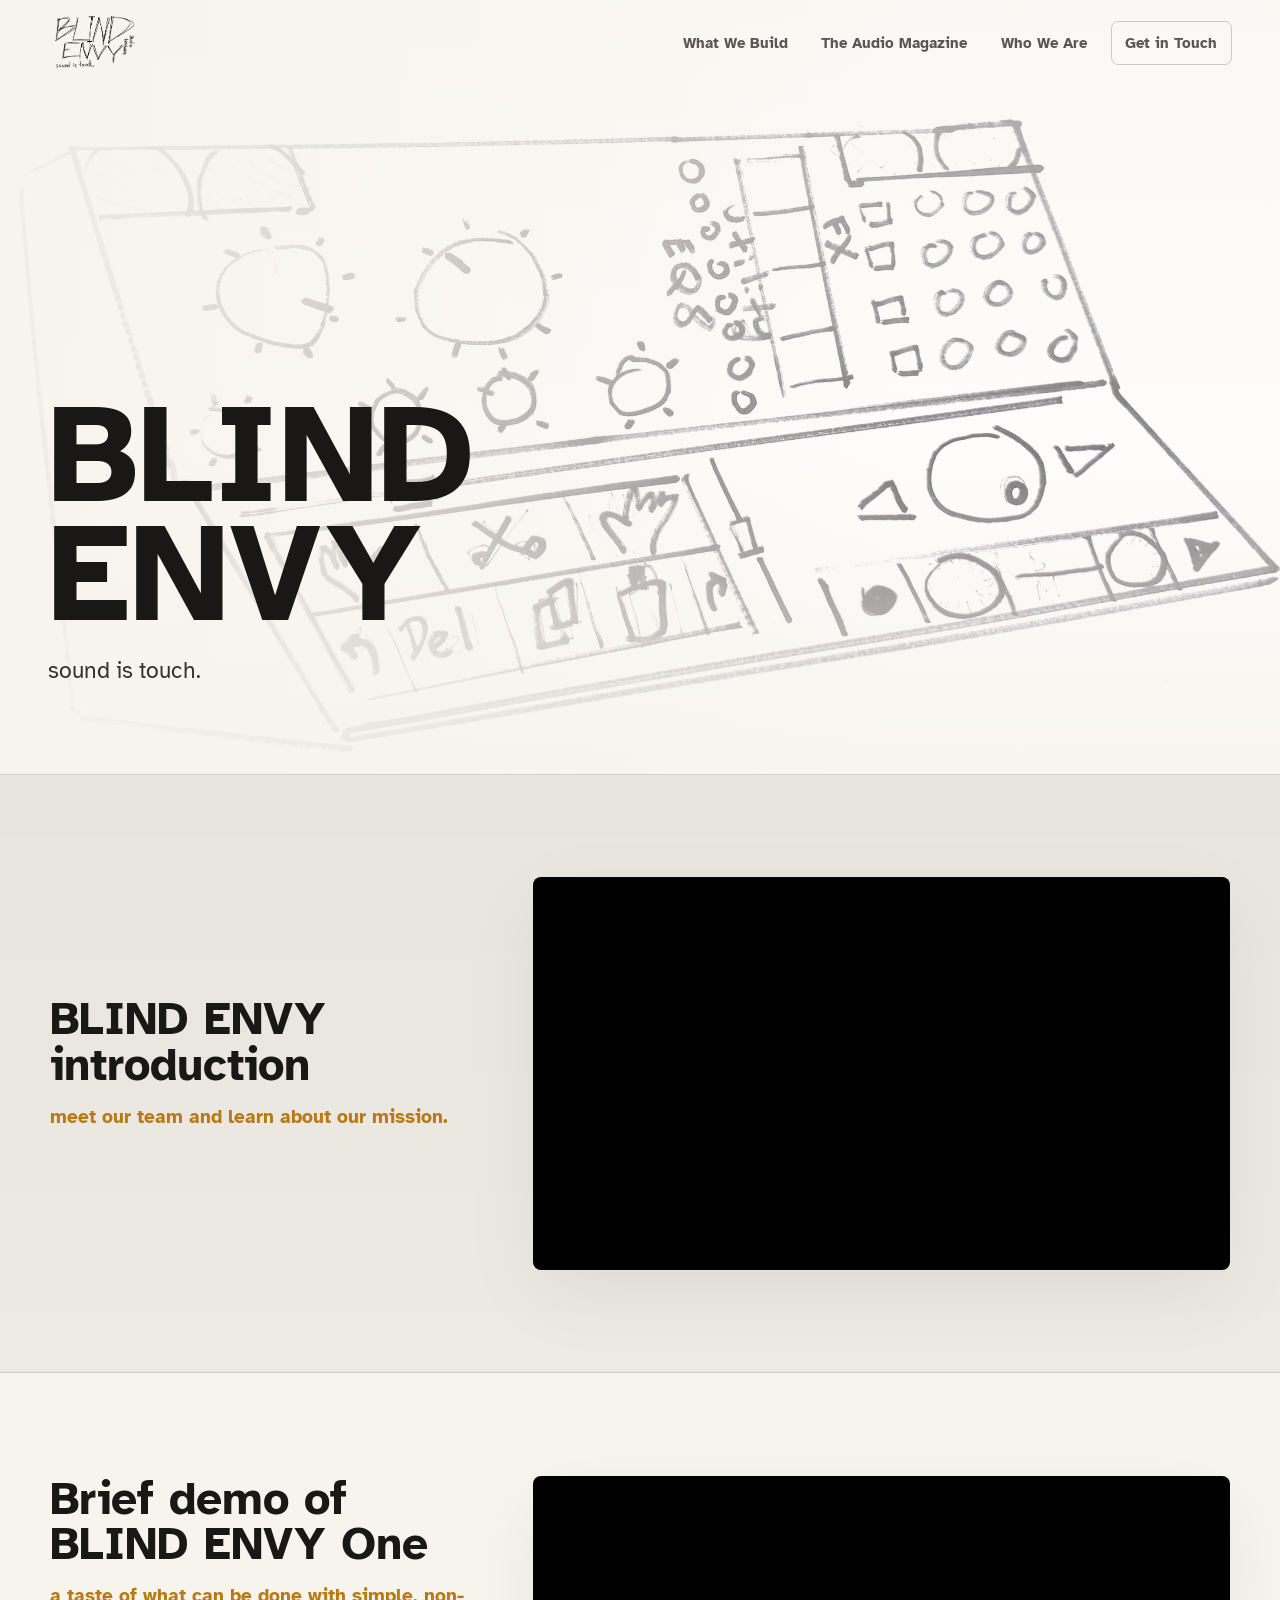
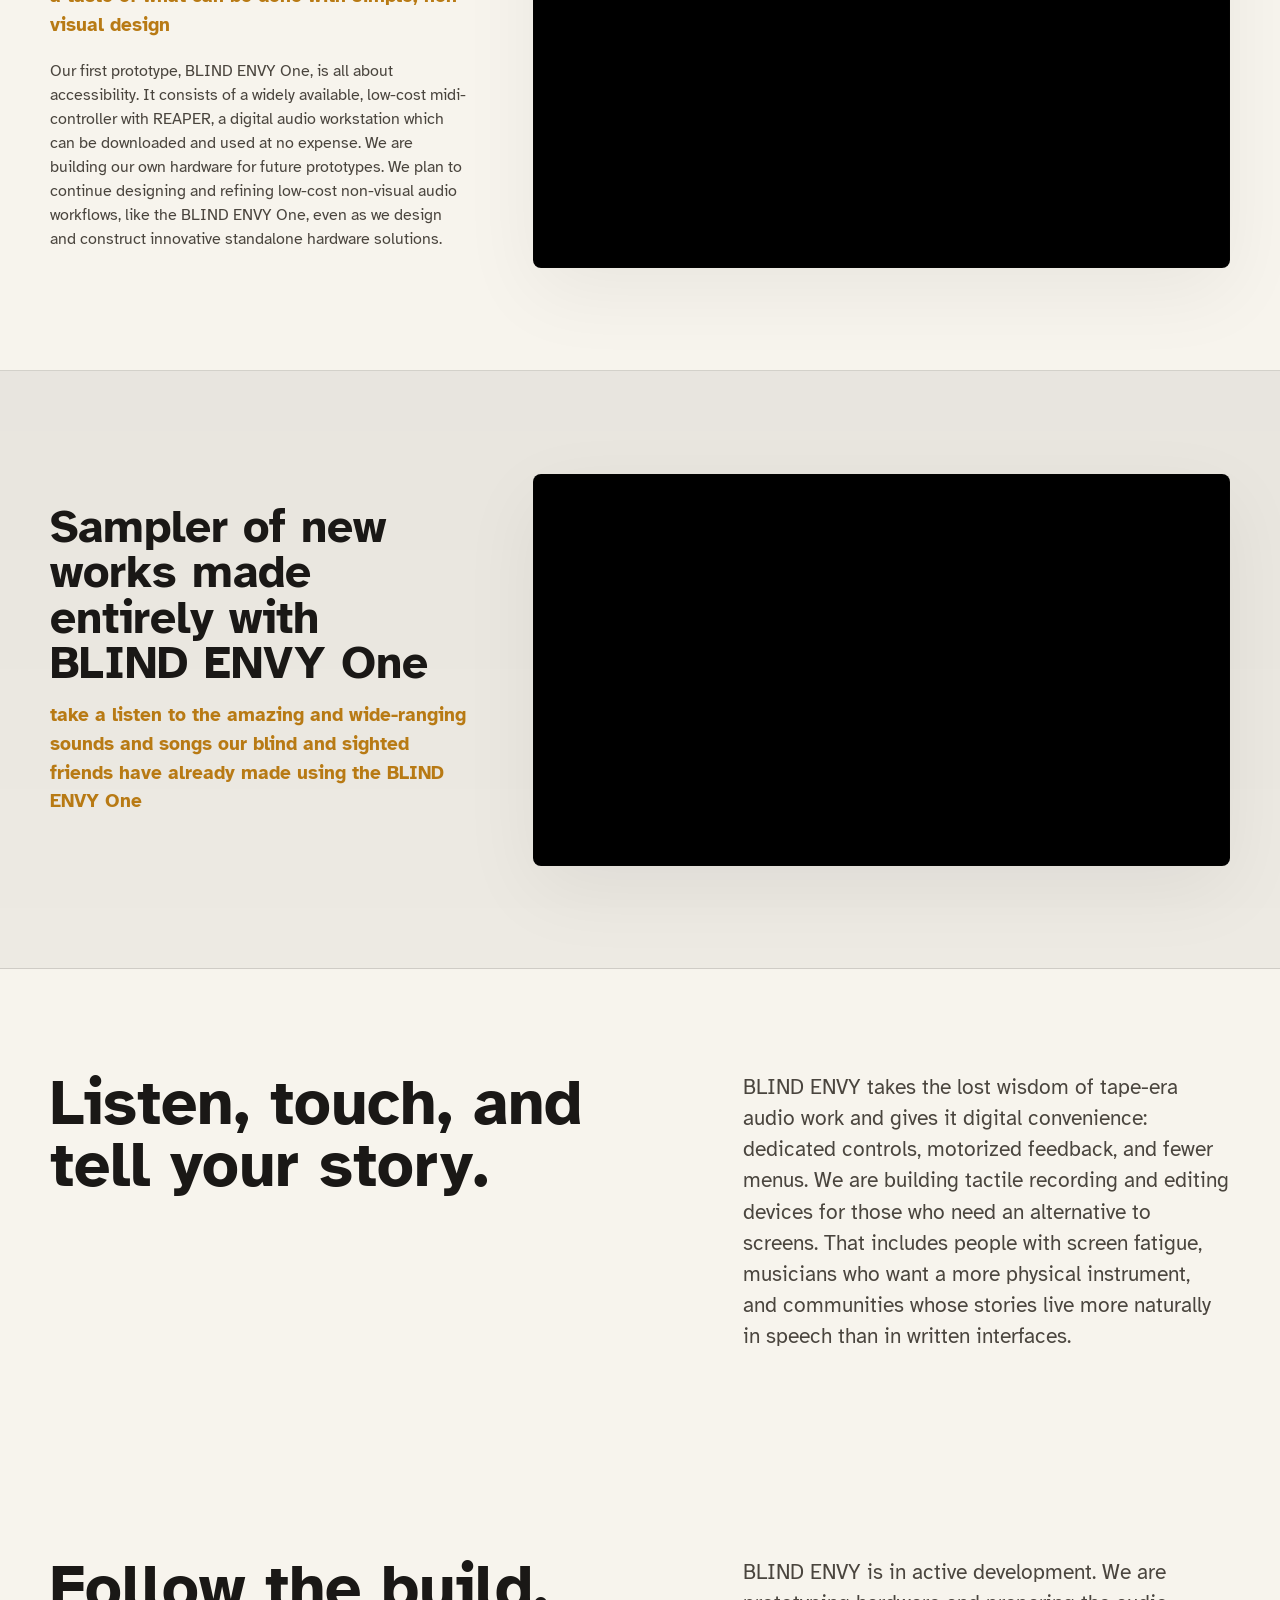
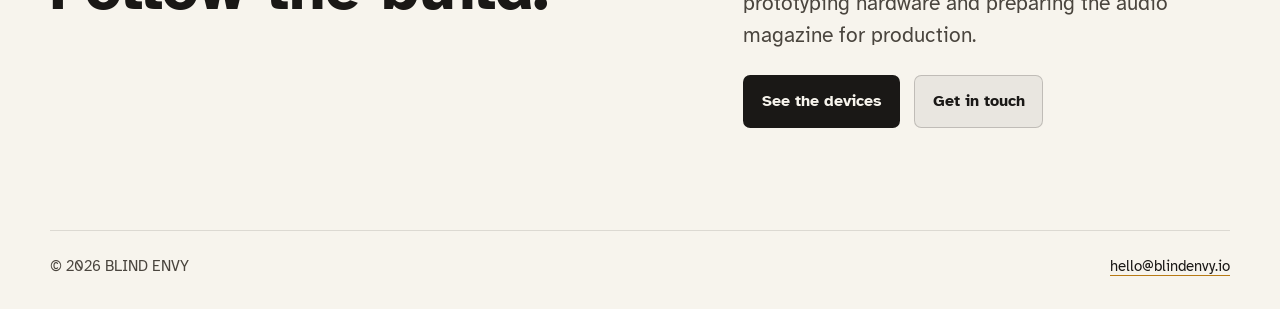
<file: index.html>
<!doctype html>
<html lang="en">
  <head>
    <meta charset="utf-8" />
    <meta name="viewport" content="width=device-width, initial-scale=1" />
    <title>BLIND ENVY</title>
    <meta
      name="description"
      content="BLIND ENVY is making tactile audio tools and an audio magazine shaped by blind creators and useful far beyond the screen."
    />
    <meta property="og:title" content="BLIND ENVY" />
    <meta property="og:description" content="sound is touch." />
    <meta property="og:type" content="website" />
    <meta property="og:image" content="https://blindenvy.io/assets/studio-editor.jpg" />
    <link rel="icon" href="data:image/svg+xml,<svg xmlns='http://www.w3.org/2000/svg' viewBox='0 0 100 100'><circle cx='50' cy='50' r='45' fill='%2311110f'/><circle cx='50' cy='50' r='30' fill='none' stroke='%23e8a33a' stroke-width='6'/></svg>" />
    <link rel="preload" href="assets/studio-editor.jpg" as="image" />
    <link rel="stylesheet" href="styles.css" />
  </head>
  <body>
    <a class="skip-link" href="#main">Skip to content</a>

    <header class="site-header" data-header>
      <a class="brand" href="index.html" aria-label="BLIND ENVY home">
        <img class="brand-logo" src="assets/logo.png" alt="" width="900" height="565" />
      </a>
      <button class="nav-toggle" type="button" aria-controls="site-nav" aria-expanded="false">
        <span class="nav-toggle-line"></span>
        <span class="nav-toggle-line"></span>
        <span class="nav-toggle-line"></span>
        <span class="sr-only">Menu</span>
      </button>
      <nav class="site-nav" id="site-nav" aria-label="Primary">
        <a href="devices.html">What We Build</a>
        <a href="podcast.html">The Audio Magazine</a>
        <a href="people.html">Who We Are</a>
        <a class="nav-cta" href="contact.html">Get in Touch</a>
      </nav>
    </header>

    <main id="main">
      <section class="hero hero-simple" aria-labelledby="hero-title">
        <img
          class="hero-image"
          src="assets/studio-editor.jpg"
          alt="Hand-drawn sketch of the BLIND ENVY studio editor: a sloped console with large knobs, a grid of buttons, a jog wheel, and editing keys."
        />
        <div class="hero-shade" aria-hidden="true"></div>
        <div class="hero-content">
          <h1 id="hero-title">BLIND ENVY</h1>
          <p class="hero-lede">sound is touch.</p>
        </div>
      </section>

      <section class="simple-section band" aria-labelledby="video-title">
        <div class="section-inner video-section">
          <div>
            <h2 id="video-title">BLIND ENVY introduction</h2>
            <p class="video-sub">meet our team and learn about our mission.</p>
          </div>
          <div class="video-frame">
            <iframe
              src="https://www.youtube.com/embed/ivLrcnOXPUc"
              title="BLIND ENVY introduction"
              allow="accelerometer; autoplay; clipboard-write; encrypted-media; gyroscope; picture-in-picture; web-share"
              allowfullscreen
            ></iframe>
          </div>
        </div>
      </section>

      <section class="simple-section" aria-labelledby="demo-title">
        <div class="section-inner video-section">
          <div>
            <h2 id="demo-title">Brief demo of BLIND ENVY One</h2>
            <p class="video-sub">a taste of what can be done with simple, non-visual design</p>
            <p>
              Our first prototype, BLIND ENVY One, is all about accessibility. It consists of a widely
              available, low-cost midi-controller with REAPER, a digital audio workstation which can be
              downloaded and used at no expense. We are building our own hardware for future prototypes.
              We plan to continue designing and refining low-cost non-visual audio workflows, like the
              BLIND ENVY One, even as we design and construct innovative standalone hardware solutions.
            </p>
          </div>
          <div class="video-frame">
            <iframe
              src="https://www.youtube.com/embed/3LGX5qFWuhc"
              title="Brief demo of BLIND ENVY One"
              loading="lazy"
              allow="accelerometer; autoplay; clipboard-write; encrypted-media; gyroscope; picture-in-picture; web-share"
              allowfullscreen
            ></iframe>
          </div>
        </div>
      </section>

      <section class="simple-section band" aria-labelledby="sampler-title">
        <div class="section-inner video-section">
          <div>
            <h2 id="sampler-title">Sampler of new works made entirely with BLIND ENVY One</h2>
            <p class="video-sub">take a listen to the amazing and wide-ranging sounds and songs our blind and sighted friends have already made using the BLIND ENVY One</p>
          </div>
          <div class="video-frame">
            <iframe
              src="https://www.youtube.com/embed/o2Ow_qP7kjI"
              title="Sampler of new works made entirely with BLIND ENVY One"
              loading="lazy"
              allow="accelerometer; autoplay; clipboard-write; encrypted-media; gyroscope; picture-in-picture; web-share"
              allowfullscreen
            ></iframe>
          </div>
        </div>
      </section>

      <section class="simple-section" aria-labelledby="simple-title">
        <div class="section-inner simple-grid">
          <div>
            <h2 id="simple-title">Listen, touch, and tell your story.</h2>
          </div>
          <p>
            BLIND ENVY takes the lost wisdom of tape-era audio work and gives it digital
            convenience: dedicated controls, motorized feedback, and fewer menus. We are building
            tactile recording and editing devices for those who need an alternative to screens. That
            includes people with screen fatigue, musicians who want a more physical instrument, and
            communities whose stories live more naturally in speech than in written interfaces.
          </p>
        </div>
      </section>

      <section class="simple-section" aria-labelledby="cta-title">
        <div class="section-inner simple-grid">
          <h2 id="cta-title">Follow the build.</h2>
          <div>
            <p>
              BLIND ENVY is in active development. We are prototyping hardware and preparing the
              audio magazine for production.
            </p>
            <div class="hero-actions" style="margin-top: 1.5rem">
              <a class="button button-primary" href="devices.html">See the devices</a>
              <a class="button button-secondary" href="contact.html">Get in touch</a>
            </div>
          </div>
        </div>
      </section>
    </main>

    <footer class="site-footer">
      <p>&copy; 2026 BLIND ENVY</p>
      <p><a href="mailto:hello@blindenvy.io">hello@blindenvy.io</a></p>
    </footer>

    <script src="script.js"></script>
  </body>
</html>
</file>
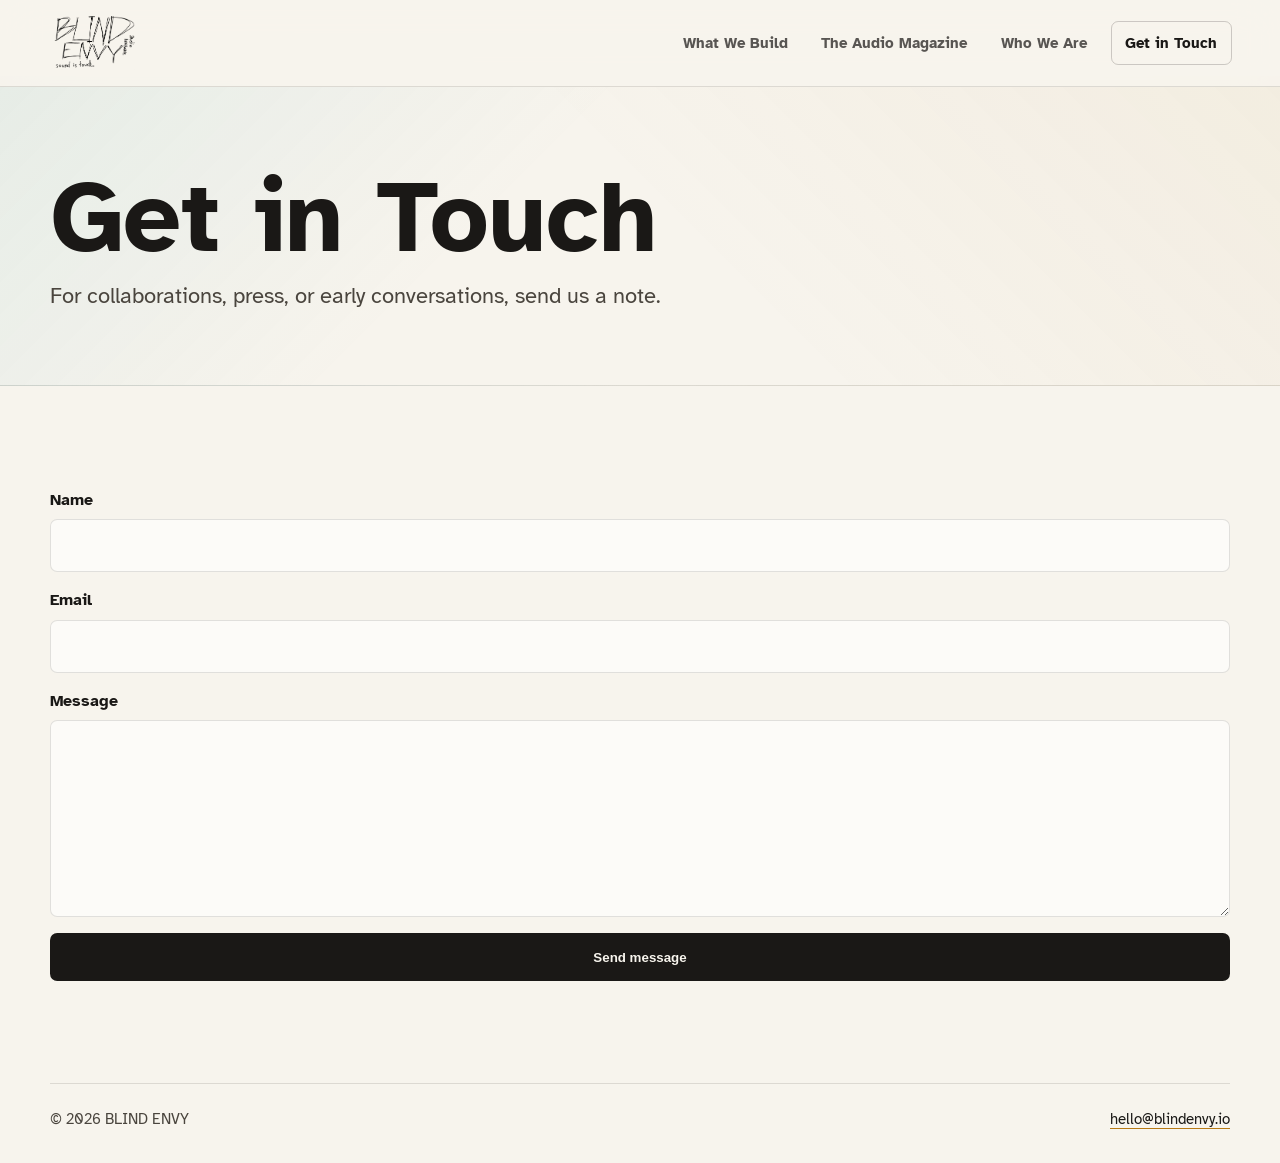
<file: contact.html>
<!doctype html>
<html lang="en">
  <head>
    <meta charset="utf-8" />
    <meta name="viewport" content="width=device-width, initial-scale=1" />
    <title>Get in Touch - BLIND ENVY</title>
    <meta name="description" content="Contact BLIND ENVY." />
    <link rel="icon" href="data:image/svg+xml,<svg xmlns='http://www.w3.org/2000/svg' viewBox='0 0 100 100'><circle cx='50' cy='50' r='45' fill='%2311110f'/><circle cx='50' cy='50' r='30' fill='none' stroke='%23e8a33a' stroke-width='6'/></svg>" />
    <link rel="stylesheet" href="styles.css" />
  </head>
  <body>
    <a class="skip-link" href="#main">Skip to content</a>
    <header class="site-header" data-header>
      <a class="brand" href="index.html" aria-label="BLIND ENVY home"><img class="brand-logo" src="assets/logo.png" alt="" width="900" height="565" /></a>
      <button class="nav-toggle" type="button" aria-controls="site-nav" aria-expanded="false">
        <span class="nav-toggle-line"></span><span class="nav-toggle-line"></span><span class="nav-toggle-line"></span><span class="sr-only">Menu</span>
      </button>
      <nav class="site-nav" id="site-nav" aria-label="Primary">
        <a href="devices.html">What We Build</a>
        <a href="podcast.html">The Audio Magazine</a>
        <a href="people.html">Who We Are</a>
        <a class="nav-cta" href="contact.html" aria-current="page">Get in Touch</a>
      </nav>
    </header>

    <main id="main" class="page-main">
      <section class="page-hero compact-page" aria-labelledby="page-title">
        <div class="section-inner narrow">
          <h1 id="page-title">Get in Touch</h1>
          <p>For collaborations, press, or early conversations, send us a note.</p>
        </div>
      </section>

      <section class="simple-section">
        <div class="section-inner narrow">
          <form class="contact-form" action="https://formsubmit.co/hello@blindenvy.io" method="POST">
            <input type="hidden" name="_subject" value="New message from blindenvy.io" />
            <input type="hidden" name="_captcha" value="false" />
            <input type="hidden" name="_next" value="https://blindenvy.io/contact.html" />
            <label>
              Name
              <input name="name" autocomplete="name" required />
            </label>
            <label>
              Email
              <input type="email" name="email" autocomplete="email" required />
            </label>
            <label>
              Message
              <textarea name="message" rows="7" required></textarea>
            </label>
            <button class="button button-primary" type="submit">Send message</button>
          </form>
        </div>
      </section>
    </main>

    <footer class="site-footer"><p>&copy; 2026 BLIND ENVY</p><p><a href="mailto:hello@blindenvy.io">hello@blindenvy.io</a></p></footer>
    <script src="script.js"></script>
  </body>
</html>
</file>
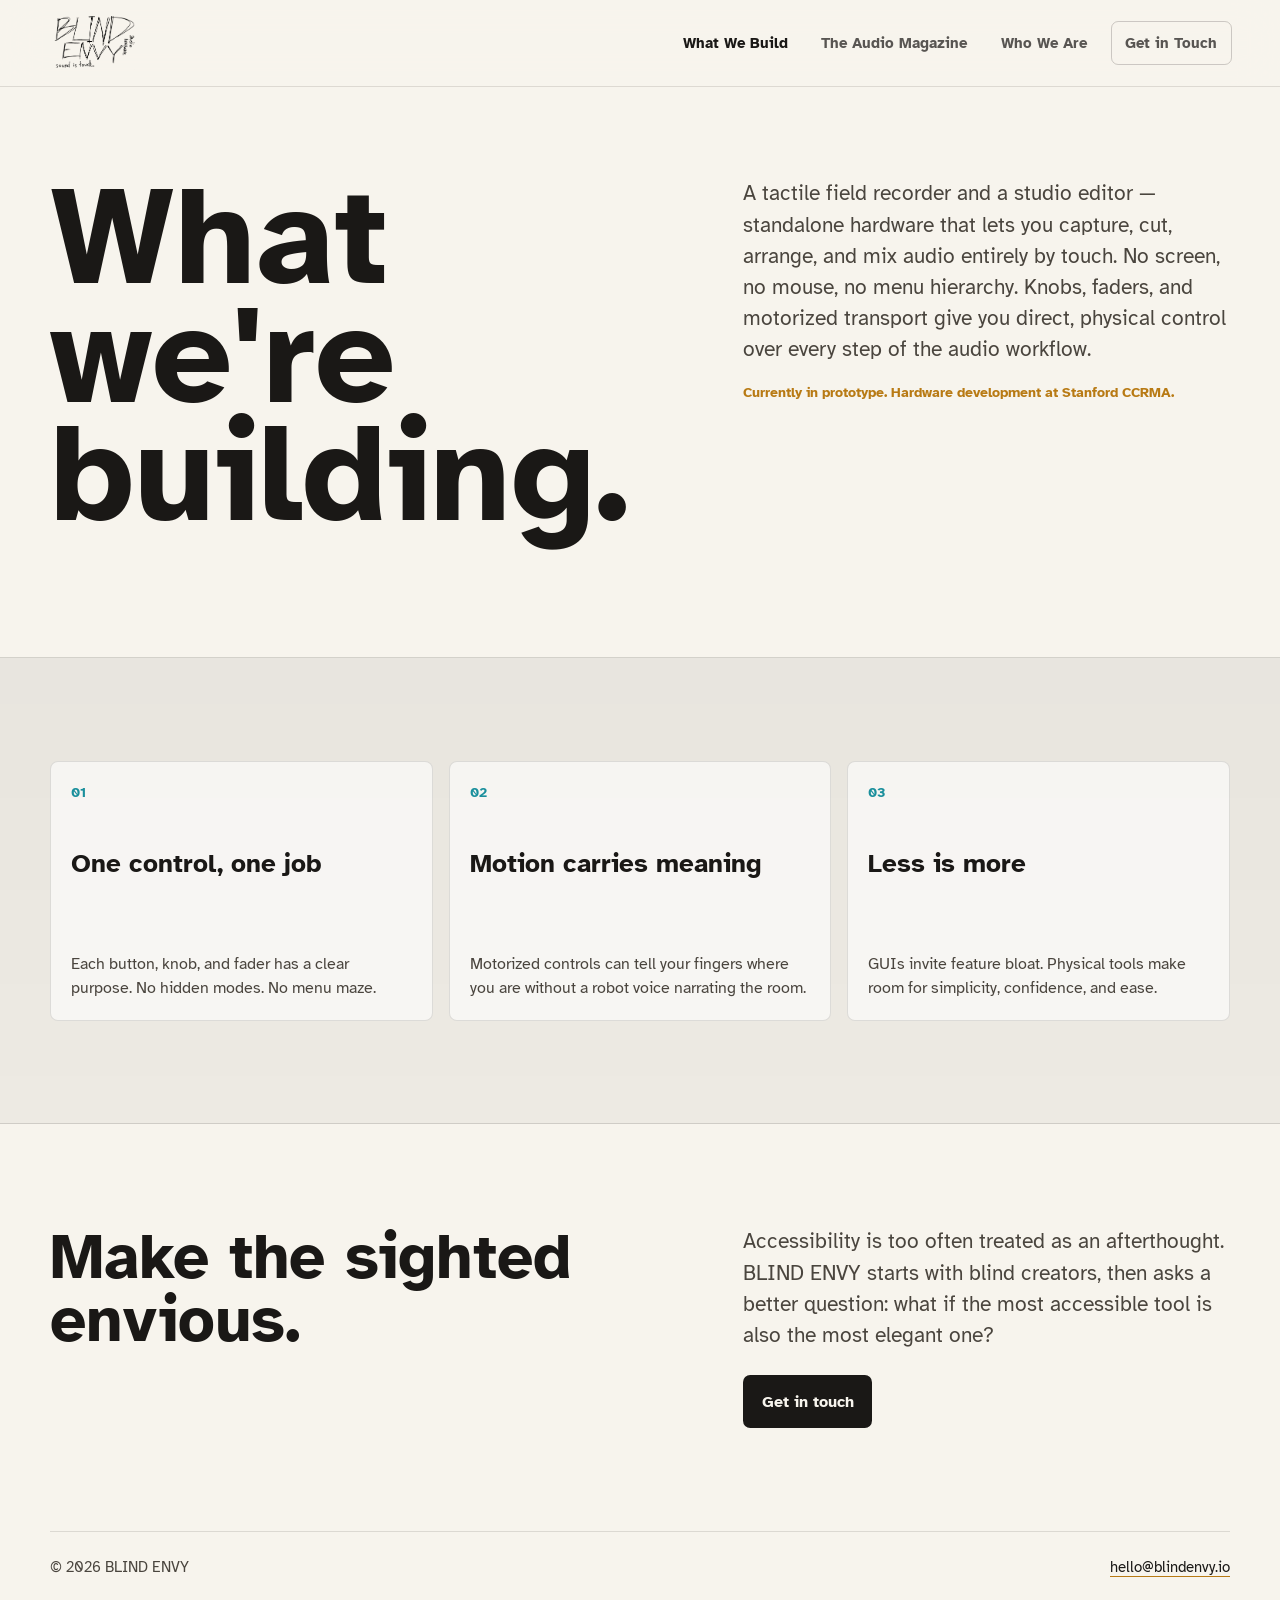
<file: devices.html>
<!doctype html>
<html lang="en">
  <head>
    <meta charset="utf-8" />
    <meta name="viewport" content="width=device-width, initial-scale=1" />
    <title>What We Build - BLIND ENVY</title>
    <meta name="description" content="The BLIND ENVY tactile field recorder and studio editor." />
    <link rel="icon" href="data:image/svg+xml,<svg xmlns='http://www.w3.org/2000/svg' viewBox='0 0 100 100'><circle cx='50' cy='50' r='45' fill='%2311110f'/><circle cx='50' cy='50' r='30' fill='none' stroke='%23e8a33a' stroke-width='6'/></svg>" />
    <link rel="stylesheet" href="styles.css" />
  </head>
  <body>
    <a class="skip-link" href="#main">Skip to content</a>
    <header class="site-header" data-header>
      <a class="brand" href="index.html" aria-label="BLIND ENVY home"><img class="brand-logo" src="assets/logo.png" alt="" width="900" height="565" /></a>
      <button class="nav-toggle" type="button" aria-controls="site-nav" aria-expanded="false">
        <span class="nav-toggle-line"></span><span class="nav-toggle-line"></span><span class="nav-toggle-line"></span><span class="sr-only">Menu</span>
      </button>
      <nav class="site-nav" id="site-nav" aria-label="Primary">
        <a href="devices.html" aria-current="page">What We Build</a>
        <a href="podcast.html">The Audio Magazine</a>
        <a href="people.html">Who We Are</a>
        <a class="nav-cta" href="contact.html">Get in Touch</a>
      </nav>
    </header>

    <main id="main" class="page-main">
      <section class="simple-section" aria-labelledby="what-title">
        <div class="section-inner simple-grid">
          <h1 id="what-title">What we're building.</h1>
          <div>
            <p>
              A tactile field recorder and a studio editor — standalone hardware that lets you
              capture, cut, arrange, and mix audio entirely by touch. No screen, no mouse, no
              menu hierarchy. Knobs, faders, and motorized transport give you direct, physical
              control over every step of the audio workflow.
            </p>
            <p class="stage-note" style="margin-top: 1rem; color: var(--amber); font-size: 0.88rem; font-weight: 700;">
              Currently in prototype. Hardware development at Stanford CCRMA.
            </p>
          </div>
        </div>
      </section>

      <section class="principles band">
        <div class="section-inner">
          <div class="principle-list">
            <article class="principle">
              <span class="principle-index">01</span>
              <h3>One control, one job</h3>
              <p>Each button, knob, and fader has a clear purpose. No hidden modes. No menu maze.</p>
            </article>
            <article class="principle">
              <span class="principle-index">02</span>
              <h3>Motion carries meaning</h3>
              <p>Motorized controls can tell your fingers where you are without a robot voice narrating the room.</p>
            </article>
            <article class="principle">
              <span class="principle-index">03</span>
              <h3>Less is more</h3>
              <p>GUIs invite feature bloat. Physical tools make room for simplicity, confidence, and ease.</p>
            </article>
          </div>
        </div>
      </section>

      <section class="simple-section" aria-labelledby="envy-title">
        <div class="section-inner simple-grid">
          <h2 id="envy-title">Make the sighted envious.</h2>
          <div>
            <p>
              Accessibility is too often treated as an afterthought. BLIND ENVY starts with blind
              creators, then asks a better question: what if the most accessible tool is also the most
              elegant one?
            </p>
            <div class="hero-actions" style="margin-top: 1.5rem">
              <a class="button button-primary" href="contact.html">Get in touch</a>
            </div>
          </div>
        </div>
      </section>
    </main>

    <footer class="site-footer"><p>&copy; 2026 BLIND ENVY</p><p><a href="mailto:hello@blindenvy.io">hello@blindenvy.io</a></p></footer>
    <script src="script.js"></script>
  </body>
</html>
</file>
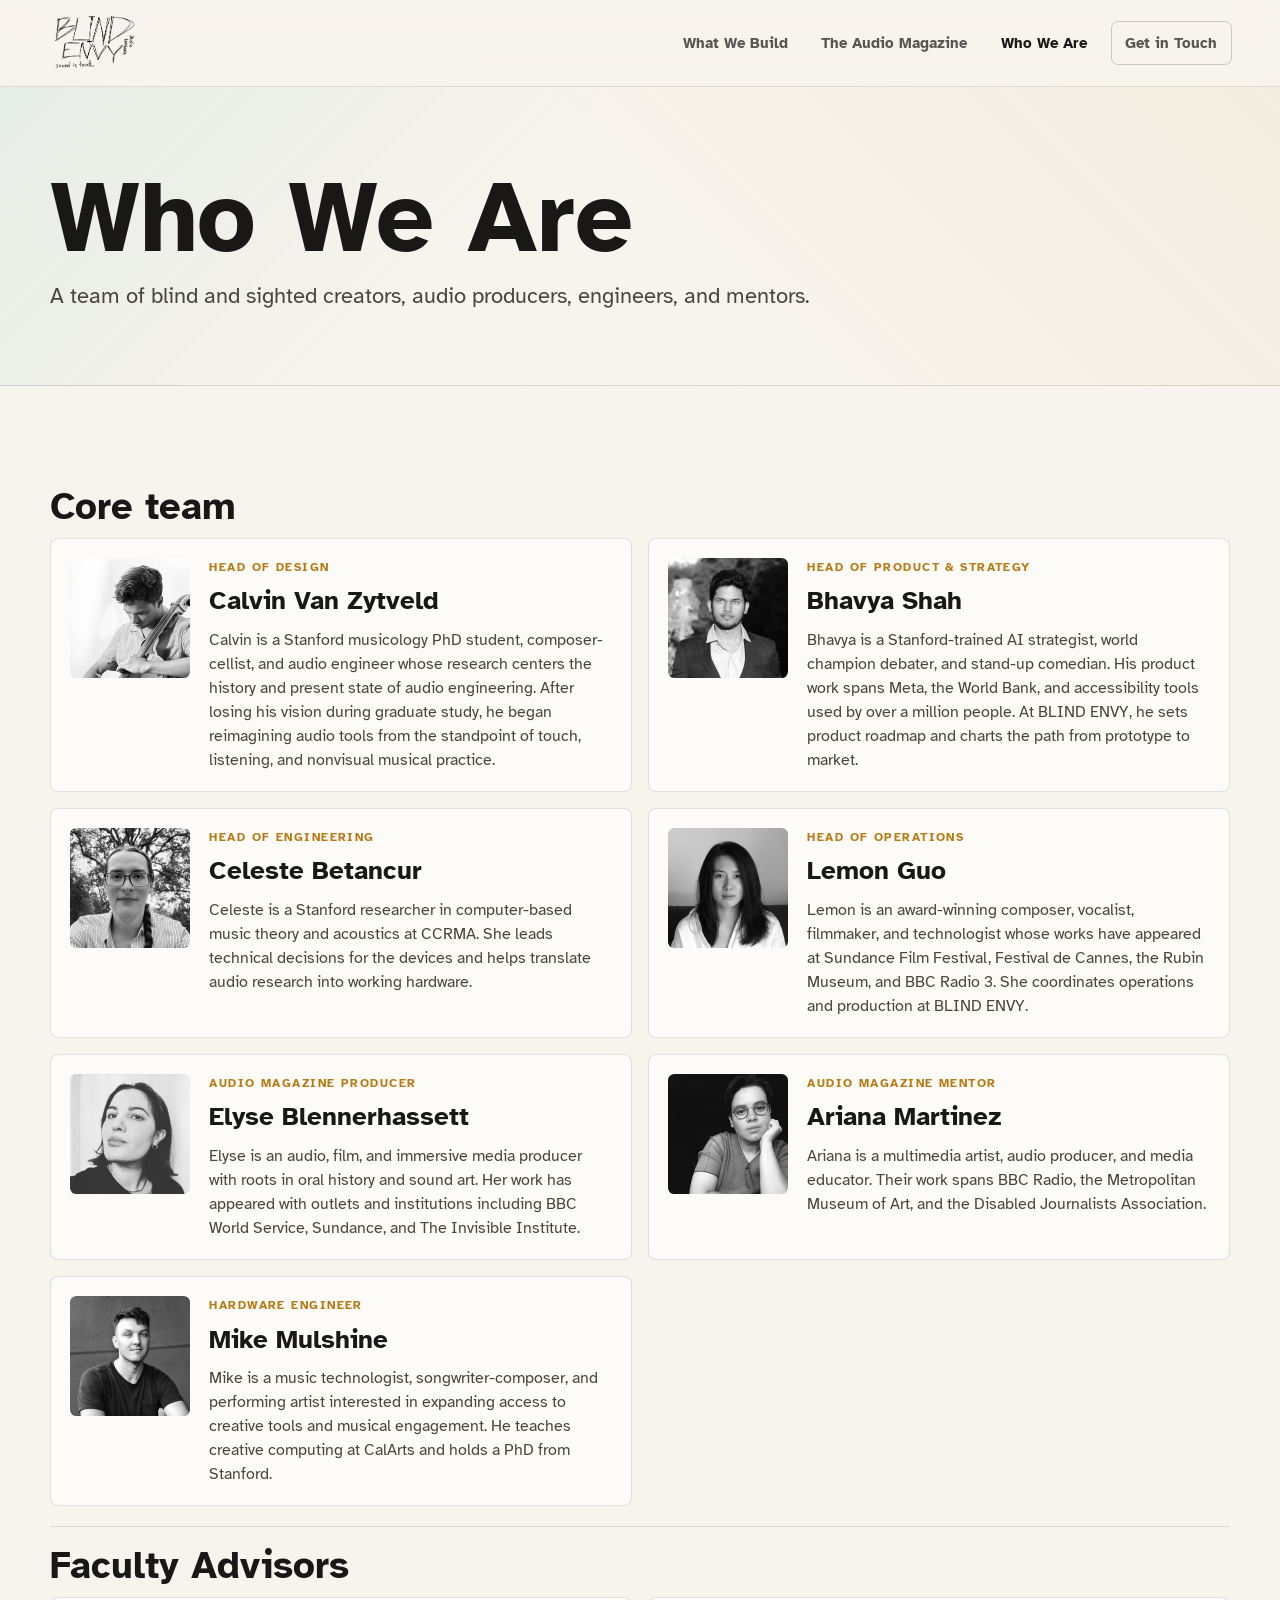
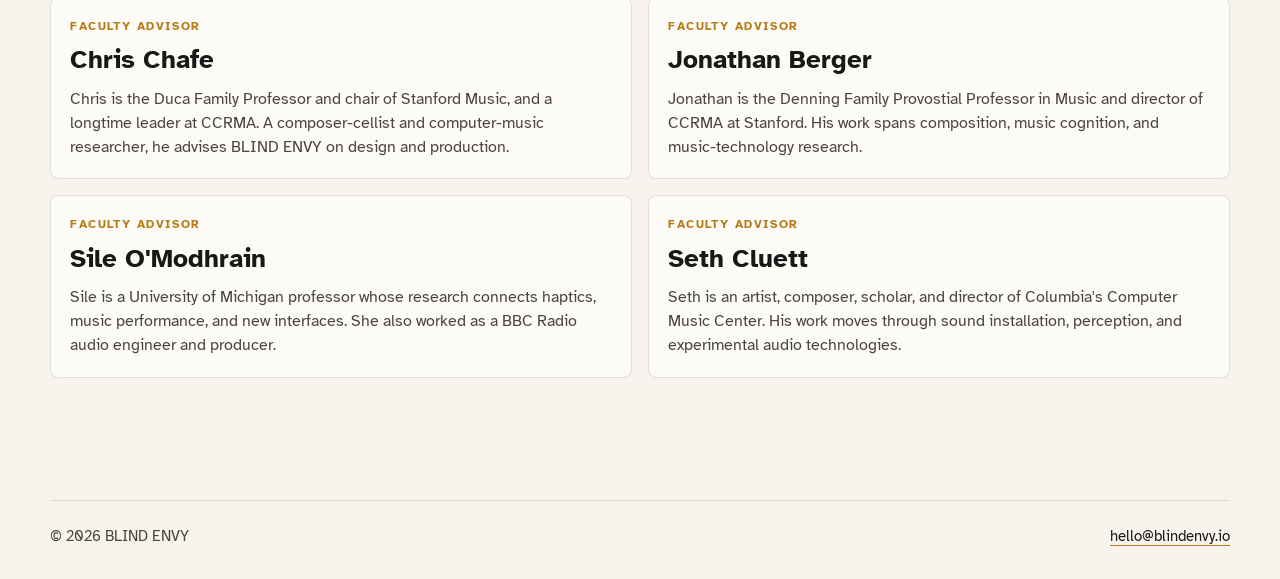
<file: people.html>
<!doctype html>
<html lang="en">
  <head>
    <meta charset="utf-8" />
    <meta name="viewport" content="width=device-width, initial-scale=1" />
    <title>Who We Are - BLIND ENVY</title>
    <meta name="description" content="The people behind BLIND ENVY." />
    <link rel="icon" href="data:image/svg+xml,<svg xmlns='http://www.w3.org/2000/svg' viewBox='0 0 100 100'><circle cx='50' cy='50' r='45' fill='%2311110f'/><circle cx='50' cy='50' r='30' fill='none' stroke='%23e8a33a' stroke-width='6'/></svg>" />
    <link rel="stylesheet" href="styles.css" />
  </head>
  <body>
    <a class="skip-link" href="#main">Skip to content</a>
    <header class="site-header" data-header>
      <a class="brand" href="index.html" aria-label="BLIND ENVY home"><img class="brand-logo" src="assets/logo.png" alt="" width="900" height="565" /></a>
      <button class="nav-toggle" type="button" aria-controls="site-nav" aria-expanded="false">
        <span class="nav-toggle-line"></span><span class="nav-toggle-line"></span><span class="nav-toggle-line"></span><span class="sr-only">Menu</span>
      </button>
      <nav class="site-nav" id="site-nav" aria-label="Primary">
        <a href="devices.html">What We Build</a>
        <a href="podcast.html">The Audio Magazine</a>
        <a href="people.html" aria-current="page">Who We Are</a>
        <a class="nav-cta" href="contact.html">Get in Touch</a>
      </nav>
    </header>

    <main id="main" class="page-main">
      <section class="page-hero compact-page" aria-labelledby="page-title">
        <div class="section-inner narrow">
          <h1 id="page-title">Who We Are</h1>
          <p>A team of blind and sighted creators, audio producers, engineers, and mentors.</p>
        </div>
      </section>

      <section class="simple-section">
        <div class="section-inner people-list">
          <article>
            <h2>Core team</h2>
            <div class="bio-grid">
              <section class="person-card has-photo">
                <img class="person-photo" src="assets/people/calvin.jpg" alt="Headshot of Calvin Van Zytveld" width="480" height="480" loading="lazy" />
                <div>
                  <p class="person-role">Head of Design</p>
                  <h3>Calvin Van Zytveld</h3>
                  <p>
                    Calvin is a Stanford musicology PhD student, composer-cellist, and audio engineer
                    whose research centers the history and present state of audio engineering. After
                    losing his vision during graduate study, he began reimagining audio tools from the
                    standpoint of touch, listening, and nonvisual musical practice.
                  </p>
                </div>
              </section>
              <section class="person-card has-photo">
                <img class="person-photo" src="assets/people/bhavya.jpg" alt="Headshot of Bhavya Shah" width="480" height="480" loading="lazy" />
                <div>
                  <p class="person-role">Head of Product & Strategy</p>
                  <h3>Bhavya Shah</h3>
                  <p>
                    Bhavya is a Stanford-trained AI strategist, world champion debater, and
                    stand-up comedian. His product work spans Meta, the World Bank, and
                    accessibility tools used by over a million people. At BLIND ENVY, he sets
                    product roadmap and charts the path from prototype to market.
                  </p>
                </div>
              </section>
              <section class="person-card has-photo">
                <img class="person-photo" src="assets/people/celeste.jpg" alt="Headshot of Celeste Betancur" width="480" height="480" loading="lazy" />
                <div>
                  <p class="person-role">Head of Engineering</p>
                  <h3>Celeste Betancur</h3>
                  <p>
                    Celeste is a Stanford researcher in computer-based music theory and acoustics at
                    CCRMA. She leads technical decisions for the devices and helps translate audio
                    research into working hardware.
                  </p>
                </div>
              </section>
              <section class="person-card has-photo">
                <img class="person-photo" src="assets/people/lemon.jpg" alt="Headshot of Lemon Guo" width="480" height="480" loading="lazy" />
                <div>
                  <p class="person-role">Head of Operations</p>
                  <h3>Lemon Guo</h3>
                  <p>
                    Lemon is an award-winning composer, vocalist, filmmaker, and technologist whose works
                    have appeared at Sundance Film Festival, Festival de Cannes, the Rubin Museum, and BBC
                    Radio 3. She coordinates operations and production at BLIND ENVY.
                  </p>
                </div>
              </section>
              <section class="person-card has-photo">
                <img class="person-photo" src="assets/people/elyse.jpg" alt="Headshot of Elyse Blennerhassett" width="480" height="480" loading="lazy" />
                <div>
                  <p class="person-role">Audio Magazine Producer</p>
                  <h3>Elyse Blennerhassett</h3>
                  <p>
                    Elyse is an audio, film, and immersive media producer with roots in oral history
                    and sound art. Her work has appeared with outlets and institutions including BBC
                    World Service, Sundance, and The Invisible Institute.
                  </p>
                </div>
              </section>
              <section class="person-card has-photo">
                <img class="person-photo" src="assets/people/ariana.jpg" alt="Headshot of Ariana Martinez" width="480" height="480" loading="lazy" />
                <div>
                  <p class="person-role">Audio Magazine Mentor</p>
                  <h3>Ariana Martinez</h3>
                  <p>
                    Ariana is a multimedia artist, audio producer, and media educator. Their work spans
                    BBC Radio, the Metropolitan Museum of Art, and the Disabled Journalists Association.
                  </p>
                </div>
              </section>
              <section class="person-card has-photo">
                <img class="person-photo" src="assets/people/mike.jpg" alt="Headshot of Mike Mulshine" width="480" height="480" loading="lazy" />
                <div>
                  <p class="person-role">Hardware Engineer</p>
                  <h3>Mike Mulshine</h3>
                  <p>
                    Mike is a music technologist, songwriter-composer, and performing artist interested in
                    expanding access to creative tools and musical engagement. He teaches creative
                    computing at CalArts and holds a PhD from Stanford.
                  </p>
                </div>
              </section>
            </div>
          </article>
          <article>
            <h2>Faculty Advisors</h2>
            <div class="bio-grid advisor-grid">
              <section class="person-card">
                <p class="person-role">Faculty Advisor</p>
                <h3>Chris Chafe</h3>
                <p>
                  Chris is the Duca Family Professor and chair of Stanford Music, and a longtime
                  leader at CCRMA. A composer-cellist and computer-music researcher, he
                  advises BLIND ENVY on design and production.
                </p>
              </section>
              <section class="person-card">
                <p class="person-role">Faculty Advisor</p>
                <h3>Jonathan Berger</h3>
                <p>
                  Jonathan is the Denning Family Provostial Professor in Music and director of CCRMA
                  at Stanford. His work spans composition, music cognition, and music-technology
                  research.
                </p>
              </section>
              <section class="person-card">
                <p class="person-role">Faculty Advisor</p>
                <h3>Sile O'Modhrain</h3>
                <p>
                  Sile is a University of Michigan professor whose research connects haptics,
                  music performance, and new interfaces. She also worked as
                  a BBC Radio audio engineer and producer.
                </p>
              </section>
              <section class="person-card">
                <p class="person-role">Faculty Advisor</p>
                <h3>Seth Cluett</h3>
                <p>
                  Seth is an artist, composer, scholar, and director of Columbia's Computer Music
                  Center. His work moves through sound installation, perception, and experimental
                  audio technologies.
                </p>
              </section>
            </div>
          </article>
        </div>
      </section>
    </main>

    <footer class="site-footer"><p>&copy; 2026 BLIND ENVY</p><p><a href="mailto:hello@blindenvy.io">hello@blindenvy.io</a></p></footer>
    <script src="script.js"></script>
  </body>
</html>
</file>
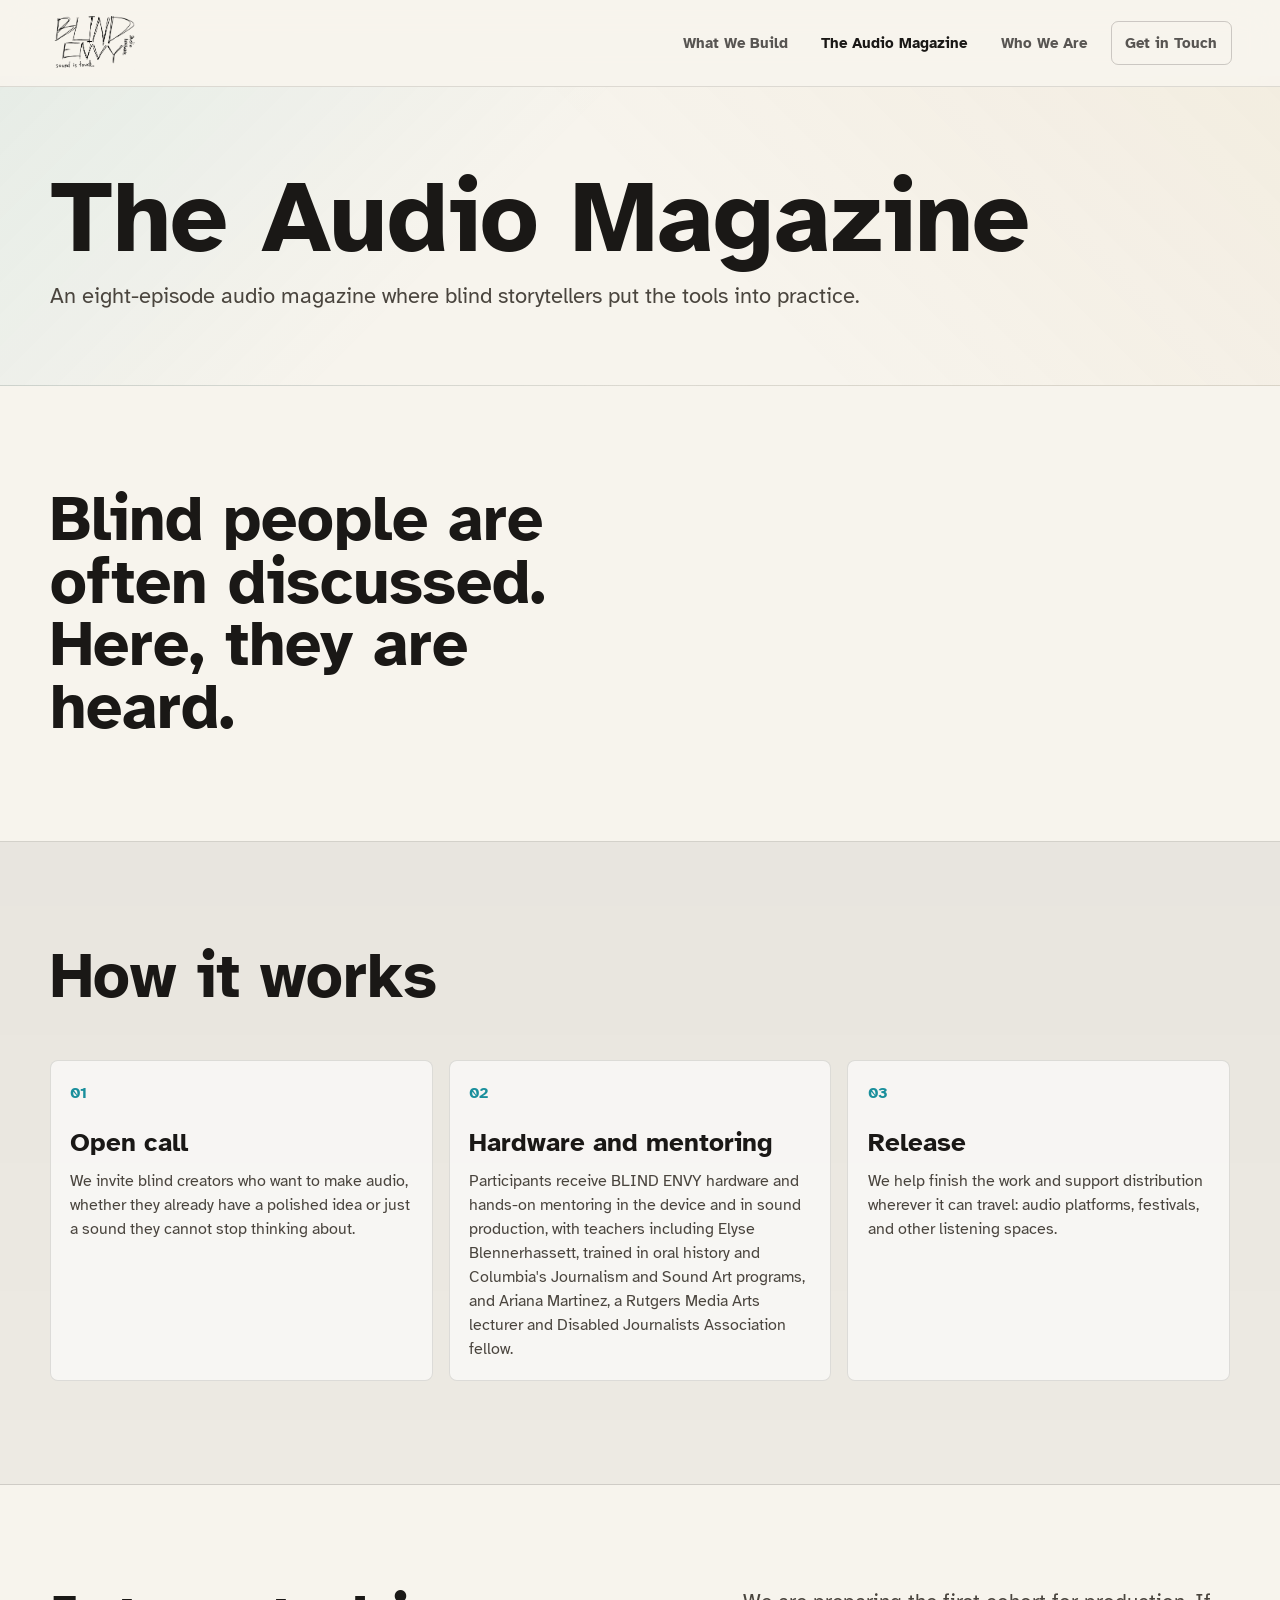
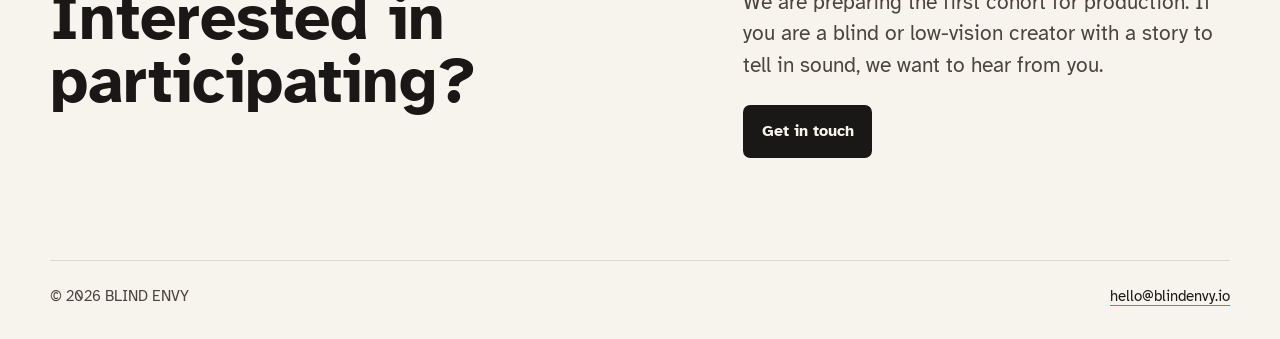
<file: podcast.html>
<!doctype html>
<html lang="en">
  <head>
    <meta charset="utf-8" />
    <meta name="viewport" content="width=device-width, initial-scale=1" />
    <title>The Audio Magazine - BLIND ENVY</title>
    <meta name="description" content="The BLIND ENVY audio magazine led by blind storytellers." />
    <link rel="icon" href="data:image/svg+xml,<svg xmlns='http://www.w3.org/2000/svg' viewBox='0 0 100 100'><circle cx='50' cy='50' r='45' fill='%2311110f'/><circle cx='50' cy='50' r='30' fill='none' stroke='%23e8a33a' stroke-width='6'/></svg>" />
    <link rel="stylesheet" href="styles.css" />
  </head>
  <body>
    <a class="skip-link" href="#main">Skip to content</a>
    <header class="site-header" data-header>
      <a class="brand" href="index.html" aria-label="BLIND ENVY home"><img class="brand-logo" src="assets/logo.png" alt="" width="900" height="565" /></a>
      <button class="nav-toggle" type="button" aria-controls="site-nav" aria-expanded="false">
        <span class="nav-toggle-line"></span><span class="nav-toggle-line"></span><span class="nav-toggle-line"></span><span class="sr-only">Menu</span>
      </button>
      <nav class="site-nav" id="site-nav" aria-label="Primary">
        <a href="devices.html">What We Build</a>
        <a href="podcast.html" aria-current="page">The Audio Magazine</a>
        <a href="people.html">Who We Are</a>
        <a class="nav-cta" href="contact.html">Get in Touch</a>
      </nav>
    </header>

    <main id="main" class="page-main">
      <section class="page-hero compact-page" aria-labelledby="page-title">
        <div class="section-inner narrow">
          <h1 id="page-title">The Audio Magazine</h1>
          <p>An eight-episode audio magazine where blind storytellers put the tools into practice.</p>
        </div>
      </section>

      <section class="simple-section">
        <div class="section-inner simple-grid">
          <h2>Blind people are often discussed. Here, they are heard.</h2>
        </div>
      </section>

      <section class="simple-section band" aria-labelledby="process-title">
        <div class="section-inner">
          <h2 id="process-title">How it works</h2>
          <ol class="process-list">
            <li>
              <span>01</span>
              <h3>Open call</h3>
              <p>
                We invite blind creators who want to make audio, whether they already have a
                polished idea or just a sound they cannot stop thinking about.
              </p>
            </li>
            <li>
              <span>02</span>
              <h3>Hardware and mentoring</h3>
              <p>
                Participants receive BLIND ENVY hardware and hands-on mentoring in
                the device and in sound production, with teachers including Elyse Blennerhassett,
                trained in oral history and Columbia's Journalism and Sound Art programs, and Ariana Martinez,
                a Rutgers Media Arts lecturer and Disabled Journalists Association fellow.
              </p>
            </li>
            <li>
              <span>03</span>
              <h3>Release</h3>
              <p>
                We help finish the work and support distribution wherever it can travel: audio
                platforms, festivals, and other listening spaces.
              </p>
            </li>
          </ol>
        </div>
      </section>

      <section class="simple-section" aria-labelledby="magazine-cta-title">
        <div class="section-inner simple-grid">
          <h2 id="magazine-cta-title">Interested in participating?</h2>
          <div>
            <p>
              We are preparing the first cohort for production. If you are a blind or low-vision
              creator with a story to tell in sound, we want to hear from you.
            </p>
            <div class="hero-actions" style="margin-top: 1.5rem">
              <a class="button button-primary" href="contact.html">Get in touch</a>
            </div>
          </div>
        </div>
      </section>
    </main>

    <footer class="site-footer"><p>&copy; 2026 BLIND ENVY</p><p><a href="mailto:hello@blindenvy.io">hello@blindenvy.io</a></p></footer>
    <script src="script.js"></script>
  </body>
</html>
</file>
<file: styles.css>
@import url('https://fonts.googleapis.com/css2?family=Atkinson+Hyperlegible:ital,wght@0,400;0,700;1,400;1,700&display=swap');

:root {
  color-scheme: dark;
  --ink: #f7f4ed;
  --muted: #c9c1b3;
  --soft: #938879;
  --night: #11110f;
  --panel: #191714;
  --panel-2: #22201c;
  --line: rgba(247, 244, 237, 0.16);
  --amber: #e8a33a;
  --cyan: #53c7d4;
  --rose: #d86d6b;
  --green: #9fbf7a;
  --shadow: 0 24px 80px rgba(0, 0, 0, 0.42);
  --max: 1180px;
  font-family:
    "Atkinson Hyperlegible", ui-sans-serif, system-ui, -apple-system, BlinkMacSystemFont, "Segoe UI", sans-serif;
}

* {
  box-sizing: border-box;
}

html {
  scroll-behavior: smooth;
}

body {
  margin: 0;
  background: var(--night);
  color: var(--ink);
  line-height: 1.5;
}

body.nav-open {
  overflow: hidden;
}

img {
  display: block;
  max-width: 100%;
}

a {
  color: inherit;
  text-decoration: none;
}

p,
h1,
h2,
h3 {
  margin-top: 0;
}

p {
  color: var(--muted);
}

.skip-link {
  position: fixed;
  left: 1rem;
  top: 1rem;
  z-index: 20;
  transform: translateY(-150%);
  background: var(--ink);
  color: var(--night);
  padding: 0.75rem 1rem;
  border-radius: 0.35rem;
  font-weight: 800;
}

.skip-link:focus {
  transform: translateY(0);
}

.sr-only {
  position: absolute;
  width: 1px;
  height: 1px;
  padding: 0;
  margin: -1px;
  overflow: hidden;
  clip: rect(0, 0, 0, 0);
  white-space: nowrap;
  border: 0;
}

.site-header {
  position: fixed;
  inset: 0 0 auto 0;
  z-index: 10;
  display: flex;
  align-items: center;
  justify-content: space-between;
  gap: 1.5rem;
  padding: 1rem clamp(1rem, 4vw, 3rem);
  color: var(--ink);
  transition:
    background-color 180ms ease,
    border-color 180ms ease,
    backdrop-filter 180ms ease;
}

.site-header.is-scrolled,
.site-header.nav-active {
  background: rgba(17, 17, 15, 0.82);
  border-bottom: 1px solid var(--line);
  backdrop-filter: blur(20px);
}

.brand {
  display: inline-flex;
  align-items: center;
  gap: 0.75rem;
  font-weight: 900;
  letter-spacing: 0;
  min-height: 44px;
}

.brand-logo {
  display: block;
  width: auto;
  height: 3.4rem;
}

.site-nav {
  display: flex;
  align-items: center;
  gap: 0.4rem;
}

.site-nav a {
  min-height: 44px;
  display: inline-flex;
  align-items: center;
  padding: 0.6rem 0.85rem;
  color: rgba(247, 244, 237, 0.82);
  font-weight: 750;
  font-size: 0.92rem;
}

.site-nav a:hover,
.site-nav a:focus-visible,
.site-nav a[aria-current="page"] {
  color: var(--ink);
}

.site-nav .nav-cta {
  border: 1px solid rgba(247, 244, 237, 0.26);
  border-radius: 0.45rem;
  margin-left: 0.25rem;
}

.nav-toggle {
  display: none;
  width: 44px;
  height: 44px;
  border: 1px solid rgba(247, 244, 237, 0.22);
  border-radius: 0.45rem;
  background: rgba(17, 17, 15, 0.5);
  color: var(--ink);
  place-items: center;
}

.nav-toggle-line {
  display: block;
  width: 18px;
  height: 2px;
  background: currentColor;
  margin: 3px auto;
}

.hero {
  position: relative;
  min-height: 92svh;
  display: grid;
  align-items: end;
  overflow: hidden;
  padding: 8rem clamp(1rem, 4vw, 3rem) 4.5rem;
}

.hero-simple {
  min-height: 86svh;
}

.page-main {
  padding-top: 76px;
}

.page-hero {
  padding: clamp(5rem, 10vw, 8rem) 0 clamp(3.5rem, 7vw, 6rem);
  background:
    linear-gradient(135deg, rgba(83, 199, 212, 0.12), transparent 40%),
    linear-gradient(225deg, rgba(232, 163, 58, 0.1), transparent 48%),
    var(--night);
  border-bottom: 1px solid var(--line);
}

.compact-page {
  padding: clamp(4.25rem, 8vw, 6rem) 0 clamp(3rem, 6vw, 4.5rem);
}

.compact-page .narrow {
  display: grid;
  gap: 1rem;
}

.narrow {
  width: min(760px, calc(100% - 2rem));
}

.page-hero-grid {
  display: grid;
  grid-template-columns: minmax(0, 1fr) minmax(280px, 0.55fr);
  gap: clamp(2rem, 6vw, 5rem);
  align-items: end;
}

.page-hero h1 {
  font-size: clamp(3rem, 8vw, 7rem);
  line-height: 0.9;
  margin-bottom: 0;
}

.page-hero p:not(.eyebrow) {
  font-size: clamp(1.1rem, 2vw, 1.35rem);
  margin-bottom: 0;
}

.hero-image,
.hero-shade {
  position: absolute;
  inset: 0;
  width: 100%;
  height: 100%;
}

.hero-image {
  object-fit: cover;
  object-position: 56% center;
}

.hero-shade {
  background:
    linear-gradient(90deg, rgba(17, 17, 15, 0.94) 0%, rgba(17, 17, 15, 0.64) 34%, rgba(17, 17, 15, 0.06) 70%),
    linear-gradient(0deg, rgba(17, 17, 15, 0.9) 0%, rgba(17, 17, 15, 0.18) 42%, rgba(17, 17, 15, 0.62) 100%);
}

.hero-content {
  position: relative;
  z-index: 1;
  width: min(700px, 100%);
}

.eyebrow,
.label {
  color: var(--amber);
  font-size: 0.78rem;
  text-transform: uppercase;
  letter-spacing: 0.12em;
  font-weight: 900;
  margin-bottom: 0.8rem;
}

h1 {
  font-size: clamp(4rem, 11vw, 9.5rem);
  line-height: 0.84;
  letter-spacing: 0;
  margin-bottom: 1.35rem;
}

h2 {
  font-size: clamp(2rem, 5vw, 4.5rem);
  line-height: 0.98;
  letter-spacing: 0;
  max-width: 900px;
}

h3 {
  font-size: clamp(1.2rem, 2vw, 1.65rem);
  line-height: 1.12;
  letter-spacing: 0;
}

.hero-lede {
  max-width: 650px;
  color: rgba(247, 244, 237, 0.88);
  font-size: clamp(1.1rem, 2vw, 1.45rem);
  margin-bottom: 0.8rem;
}

.hero-note {
  max-width: 620px;
  color: rgba(247, 244, 237, 0.78);
  font-size: clamp(1rem, 1.6vw, 1.18rem);
  margin-bottom: 2rem;
}

.hero-actions,
.closing-inner {
  display: flex;
  align-items: center;
  gap: 0.85rem;
  flex-wrap: wrap;
}

.button {
  min-height: 48px;
  display: inline-flex;
  align-items: center;
  justify-content: center;
  padding: 0.85rem 1.1rem;
  border-radius: 0.45rem;
  font-weight: 900;
  border: 1px solid transparent;
}

.button-primary {
  background: var(--ink);
  color: var(--night);
}

.button-secondary {
  background: rgba(247, 244, 237, 0.08);
  color: var(--ink);
  border-color: rgba(247, 244, 237, 0.26);
}

.hero-signal {
  position: relative;
  z-index: 1;
  display: flex;
  gap: 0.65rem;
  flex-wrap: wrap;
  width: min(var(--max), 100%);
  margin: 3.5rem auto 0 0;
}

.hero-signal span {
  border: 1px solid rgba(247, 244, 237, 0.24);
  background: rgba(17, 17, 15, 0.36);
  backdrop-filter: blur(12px);
  border-radius: 0.45rem;
  padding: 0.55rem 0.75rem;
  color: rgba(247, 244, 237, 0.9);
  font-weight: 800;
  font-size: 0.9rem;
}

section {
  scroll-margin-top: 78px;
}

.section-inner {
  width: min(var(--max), calc(100% - 2rem));
  margin: 0 auto;
}

.band {
  background:
    linear-gradient(180deg, rgba(255, 255, 255, 0.035), rgba(255, 255, 255, 0)),
    var(--panel);
  border-block: 1px solid var(--line);
}

.intro,
.principles,
.devices,
.podcast,
.progress,
.team,
.home-links,
.closing,
.simple-section,
.quiet-links {
  padding: clamp(4rem, 8vw, 7rem) 0;
}

.intro-grid,
.split,
.closing-inner,
.simple-grid {
  display: grid;
  grid-template-columns: minmax(0, 0.95fr) minmax(300px, 0.75fr);
  gap: clamp(2rem, 6vw, 5rem);
  align-items: start;
}

.simple-grid h2 {
  margin-bottom: 0;
}

.simple-grid p {
  font-size: clamp(1.08rem, 2vw, 1.3rem);
  margin-bottom: 0;
}

.video-section {
  display: grid;
  grid-template-columns: minmax(0, 0.6fr) minmax(340px, 1fr);
  gap: clamp(1.5rem, 5vw, 4rem);
  align-items: center;
}

.video-section h2 {
  font-size: clamp(1.8rem, 3.6vw, 3.2rem);
  margin-bottom: 1rem;
}

.video-sub {
  color: var(--amber);
  font-size: clamp(1.05rem, 1.6vw, 1.2rem);
  font-weight: 700;
}

.video-frame {
  position: relative;
  overflow: hidden;
  border: 1px solid var(--line);
  border-radius: 0.5rem;
  background: #000;
  aspect-ratio: 16 / 9;
  box-shadow: var(--shadow);
}

.video-frame iframe {
  position: absolute;
  inset: 0;
  width: 100%;
  height: 100%;
  border: 0;
}

.quiet-link-grid {
  display: grid;
  grid-template-columns: repeat(4, minmax(0, 1fr));
  gap: 1px;
  border: 1px solid var(--line);
  background: var(--line);
  border-radius: 0.5rem;
  overflow: hidden;
}

.quiet-link-grid a {
  min-height: 96px;
  display: grid;
  place-items: center;
  background: var(--panel);
  font-weight: 900;
  font-size: clamp(1rem, 2vw, 1.35rem);
}

.quiet-link-grid a:hover,
.quiet-link-grid a:focus-visible {
  background: var(--panel-2);
}

.intro-grid p,
.flow-copy p {
  font-size: clamp(1.1rem, 2vw, 1.35rem);
}

.section-heading {
  display: grid;
  gap: 0.1rem;
  margin-bottom: clamp(2rem, 5vw, 3.5rem);
}

.section-heading.wide h2 {
  max-width: 980px;
}

.principle-list,
.team-grid,
.link-grid {
  display: grid;
  grid-template-columns: repeat(3, minmax(0, 1fr));
  gap: 1rem;
}

.principle,
.team-grid article,
.timeline li,
.device-panel,
.feature-link {
  border: 1px solid var(--line);
  background: rgba(255, 255, 255, 0.035);
  border-radius: 0.5rem;
}

.link-grid {
  grid-template-columns: repeat(4, minmax(0, 1fr));
}

.feature-link {
  min-height: 260px;
  padding: 1.2rem;
  display: grid;
  align-content: space-between;
  transition:
    transform 160ms ease,
    border-color 160ms ease,
    background-color 160ms ease;
}

.feature-link:hover,
.feature-link:focus-visible {
  transform: translateY(-3px);
  border-color: rgba(247, 244, 237, 0.36);
  background: rgba(255, 255, 255, 0.055);
}

.feature-link span {
  color: var(--cyan);
  font-size: 0.78rem;
  text-transform: uppercase;
  letter-spacing: 0.12em;
  font-weight: 900;
}

.feature-link h3 {
  margin: 2rem 0 0.75rem;
}

.feature-link p {
  margin-bottom: 0;
}

.text-link {
  color: var(--ink);
  font-weight: 900;
  border-bottom: 2px solid var(--amber);
}

.principle {
  min-height: 260px;
  padding: 1.25rem;
  display: grid;
  align-content: space-between;
}

.principle-index {
  color: var(--cyan);
  font-weight: 950;
  font-size: 0.88rem;
}

.principle p,
.team-grid p,
.timeline p,
.device-copy p,
.feature-link p {
  margin-bottom: 0;
}

.device-layout {
  display: grid;
  grid-template-columns: repeat(2, minmax(0, 1fr));
  gap: 1rem;
}

.device-panel {
  overflow: hidden;
  box-shadow: var(--shadow);
}

.device-visual {
  min-height: 260px;
  background:
    linear-gradient(135deg, rgba(83, 199, 212, 0.1), rgba(232, 163, 58, 0.08)),
    #10100e;
  border-bottom: 1px solid var(--line);
  position: relative;
}

.device-visual::before {
  content: "";
  position: absolute;
  inset: 16%;
  border: 1px solid rgba(247, 244, 237, 0.2);
  border-radius: 0.5rem;
  background:
    repeating-linear-gradient(90deg, transparent 0 34px, rgba(247, 244, 237, 0.12) 35px 37px),
    rgba(247, 244, 237, 0.03);
}

.device-visual span {
  position: absolute;
  z-index: 1;
  background: var(--ink);
  box-shadow: 0 0 0 8px #1f1d1a, 0 0 0 9px rgba(247, 244, 237, 0.18);
}

.recorder span {
  width: 42px;
  height: 42px;
  border-radius: 50%;
  top: 36%;
}

.recorder span:nth-child(1) {
  left: 25%;
}

.recorder span:nth-child(2) {
  left: 45%;
}

.recorder span:nth-child(3) {
  left: 65%;
}

.editor span {
  width: 34px;
  height: 82px;
  border-radius: 999px;
  bottom: 26%;
}

.editor span:nth-child(1) {
  left: 24%;
}

.editor span:nth-child(2) {
  left: 40%;
}

.editor span:nth-child(3) {
  left: 56%;
}

.editor span:nth-child(4) {
  left: 72%;
  background: var(--amber);
}

.device-copy,
.team-grid article {
  padding: 1.35rem;
}

.people-list {
  display: grid;
  gap: 1.25rem;
}

.people-list article {
  border-bottom: 1px solid var(--line);
  padding-bottom: 1.25rem;
}

.people-list article:last-child {
  border-bottom: 0;
}

.people-list h2 {
  font-size: clamp(1.5rem, 3vw, 2.5rem);
  margin-bottom: 0.75rem;
}

.bio-grid {
  display: grid;
  grid-template-columns: repeat(2, minmax(0, 1fr));
  gap: 1rem;
}

.advisor-grid {
  grid-template-columns: repeat(2, minmax(0, 1fr));
}

.person-card {
  border: 1px solid var(--line);
  border-radius: 0.5rem;
  background: rgba(255, 255, 255, 0.035);
  padding: 1.2rem;
}

.person-card.has-photo {
  display: grid;
  grid-template-columns: 7.5rem minmax(0, 1fr);
  gap: 1.2rem;
  align-items: start;
}

.person-photo {
  width: 100%;
  height: auto;
  aspect-ratio: 1;
  object-fit: cover;
  border-radius: 0.4rem;
  filter: grayscale(1);
}

.person-card h3 {
  margin-bottom: 0.75rem;
}

.person-card p:last-child {
  margin-bottom: 0;
}

.person-role {
  color: var(--amber);
  font-size: 0.75rem;
  font-weight: 900;
  letter-spacing: 0.12em;
  margin-bottom: 0.7rem;
  text-transform: uppercase;
}

.process-list {
  display: grid;
  grid-template-columns: repeat(3, minmax(0, 1fr));
  gap: 1rem;
  padding: 0;
  margin: 2rem 0 0;
  list-style: none;
}

.process-list li {
  border: 1px solid var(--line);
  border-radius: 0.5rem;
  background: rgba(255, 255, 255, 0.035);
  padding: 1.2rem;
}

.process-list span {
  color: var(--cyan);
  font-weight: 950;
}

.process-list h3 {
  margin: 1.5rem 0 0.75rem;
}

.process-list p {
  margin-bottom: 0;
}

.contact-form {
  display: grid;
  gap: 1rem;
}

.contact-form label {
  display: grid;
  gap: 0.45rem;
  color: var(--ink);
  font-weight: 850;
}

.contact-form input,
.contact-form textarea {
  width: 100%;
  border: 1px solid var(--line);
  border-radius: 0.45rem;
  background: rgba(255, 255, 255, 0.04);
  color: var(--ink);
  font: inherit;
  padding: 0.85rem 0.95rem;
}

.contact-form input:focus,
.contact-form textarea:focus {
  outline: 2px solid var(--amber);
  outline-offset: 2px;
}

.form-note {
  margin-top: 1.25rem;
}

.form-note a,
.site-footer a {
  color: var(--ink);
  border-bottom: 1px solid var(--amber);
}

.topic-list {
  display: flex;
  flex-wrap: wrap;
  gap: 0.65rem;
  padding: 0;
  margin: 1.25rem 0 0;
  list-style: none;
}

.topic-list li {
  color: var(--night);
  background: var(--green);
  border-radius: 0.45rem;
  padding: 0.5rem 0.7rem;
  font-weight: 850;
}

.timeline {
  list-style: none;
  padding: 0;
  margin: 0;
  display: grid;
  grid-template-columns: repeat(4, minmax(0, 1fr));
  gap: 1rem;
}

.timeline li {
  padding: 1.2rem;
  min-height: 260px;
}

.timeline time {
  display: inline-flex;
  color: var(--cyan);
  font-weight: 950;
  margin-bottom: 1rem;
}

.closing-inner {
  align-items: center;
}

.site-footer {
  width: min(var(--max), calc(100% - 2rem));
  margin: 0 auto;
  padding: 1.5rem 0 2rem;
  display: flex;
  align-items: center;
  justify-content: space-between;
  gap: 1rem;
  border-top: 1px solid var(--line);
}

.site-footer p {
  margin: 0;
  font-size: 0.92rem;
}

@media (max-width: 920px) {
  .nav-toggle {
    display: block;
  }

  .site-nav {
    position: fixed;
    inset: 68px 1rem auto 1rem;
    display: none;
    flex-direction: column;
    align-items: stretch;
    padding: 0.75rem;
    border: 1px solid var(--line);
    border-radius: 0.5rem;
    background: rgba(17, 17, 15, 0.96);
    box-shadow: var(--shadow);
  }

  .site-header.nav-active .site-nav {
    display: flex;
  }

  .site-nav a {
    justify-content: center;
  }

  .site-nav .nav-cta {
    margin-left: 0;
  }

  .hero {
    min-height: 88svh;
  }

  .hero-image {
    object-position: 66% center;
  }

  .hero-shade {
    background:
      linear-gradient(90deg, rgba(17, 17, 15, 0.9), rgba(17, 17, 15, 0.38)),
      linear-gradient(0deg, rgba(17, 17, 15, 0.95) 0%, rgba(17, 17, 15, 0.2) 48%, rgba(17, 17, 15, 0.62) 100%);
  }

  .intro-grid,
  .split,
  .closing-inner,
  .page-hero-grid,
  .simple-grid,
  .video-section,
  .quiet-link-grid,
  .device-layout,
  .process-list,
  .bio-grid,
  .advisor-grid,
  .principle-list,
  .team-grid,
  .link-grid,
  .timeline {
    grid-template-columns: 1fr;
  }

  .principle,
  .timeline li,
  .feature-link {
    min-height: auto;
  }
}

@media (max-width: 560px) {
  .site-header {
    padding-inline: 1rem;
  }

  .brand-logo {
    height: 2.9rem;
  }

  .person-card.has-photo {
    grid-template-columns: 5rem minmax(0, 1fr);
    gap: 1rem;
  }

  .hero {
    padding-top: 6.5rem;
    padding-bottom: 2.5rem;
  }

  .hero-image {
    object-position: 70% center;
  }

  h1 {
    font-size: clamp(3.45rem, 18vw, 5.2rem);
  }

  h2 {
    font-size: clamp(2rem, 11vw, 3.2rem);
  }

  .hero-actions,
  .closing-inner {
    align-items: stretch;
  }

  .button {
    width: 100%;
  }

  .hero-signal span {
    width: 100%;
  }

  .device-visual {
    min-height: 210px;
  }

  .site-footer {
    align-items: flex-start;
    flex-direction: column;
  }
}

@media (prefers-color-scheme: light) {
  :root {
    color-scheme: light;
    --ink: #1a1816;
    --muted: #4a453e;
    --soft: #7a7268;
    --night: #f7f4ed;
    --panel: #edeae3;
    --panel-2: #e4e0d8;
    --line: rgba(26, 24, 22, 0.12);
    --amber: #b87a14;
    --cyan: #1a8f9c;
    --rose: #b8524f;
    --green: #5a7f35;
    --shadow: 0 24px 80px rgba(0, 0, 0, 0.06);
  }

  .site-header.is-scrolled,
  .site-header.nav-active {
    background: rgba(247, 244, 237, 0.88);
    border-bottom: 1px solid var(--line);
    backdrop-filter: blur(20px);
  }

  .site-nav a {
    color: rgba(26, 24, 22, 0.72);
  }

  .site-nav a:hover,
  .site-nav a:focus-visible,
  .site-nav a[aria-current="page"] {
    color: var(--ink);
  }

  .site-nav .nav-cta {
    border-color: rgba(26, 24, 22, 0.2);
  }

  .nav-toggle {
    border-color: rgba(26, 24, 22, 0.16);
    background: rgba(247, 244, 237, 0.5);
    color: var(--ink);
  }

  .hero-shade {
    background:
      linear-gradient(90deg, rgba(247, 244, 237, 0.94) 0%, rgba(247, 244, 237, 0.64) 34%, rgba(247, 244, 237, 0.06) 70%),
      linear-gradient(0deg, rgba(247, 244, 237, 0.9) 0%, rgba(247, 244, 237, 0.18) 42%, rgba(247, 244, 237, 0.62) 100%);
  }

  .hero-lede {
    color: rgba(26, 24, 22, 0.88);
  }

  .hero-note {
    color: rgba(26, 24, 22, 0.72);
  }

  .hero-signal span {
    border-color: rgba(26, 24, 22, 0.16);
    background: rgba(247, 244, 237, 0.6);
    color: var(--ink);
  }

  .button-primary {
    background: var(--ink);
    color: var(--night);
  }

  .button-secondary {
    background: rgba(26, 24, 22, 0.06);
    color: var(--ink);
    border-color: rgba(26, 24, 22, 0.2);
  }

  .skip-link {
    background: var(--ink);
    color: var(--night);
  }

  .band {
    background:
      linear-gradient(180deg, rgba(0, 0, 0, 0.02), rgba(0, 0, 0, 0)),
      var(--panel);
  }

  .principle,
  .team-grid article,
  .timeline li,
  .device-panel,
  .feature-link,
  .process-list li,
  .person-card {
    border-color: var(--line);
    background: rgba(255, 255, 255, 0.6);
  }

  .contact-form input,
  .contact-form textarea {
    border-color: var(--line);
    background: rgba(255, 255, 255, 0.6);
    color: var(--ink);
  }

  .page-hero {
    background:
      linear-gradient(135deg, rgba(26, 143, 156, 0.08), transparent 40%),
      linear-gradient(225deg, rgba(184, 122, 20, 0.06), transparent 48%),
      var(--night);
  }

  .brand-logo,
  .hero-image {
    filter: invert(1);
  }

  @media (max-width: 920px) {
    .site-nav {
      background: rgba(247, 244, 237, 0.97);
      border-color: var(--line);
    }

    .hero-shade {
      background:
        linear-gradient(90deg, rgba(247, 244, 237, 0.9), rgba(247, 244, 237, 0.38)),
        linear-gradient(0deg, rgba(247, 244, 237, 0.95) 0%, rgba(247, 244, 237, 0.2) 48%, rgba(247, 244, 237, 0.62) 100%);
    }
  }
}

@media (prefers-reduced-motion: reduce) {
  *,
  *::before,
  *::after {
    scroll-behavior: auto !important;
    transition-duration: 0.01ms !important;
    animation-duration: 0.01ms !important;
    animation-iteration-count: 1 !important;
  }
}
</file>
